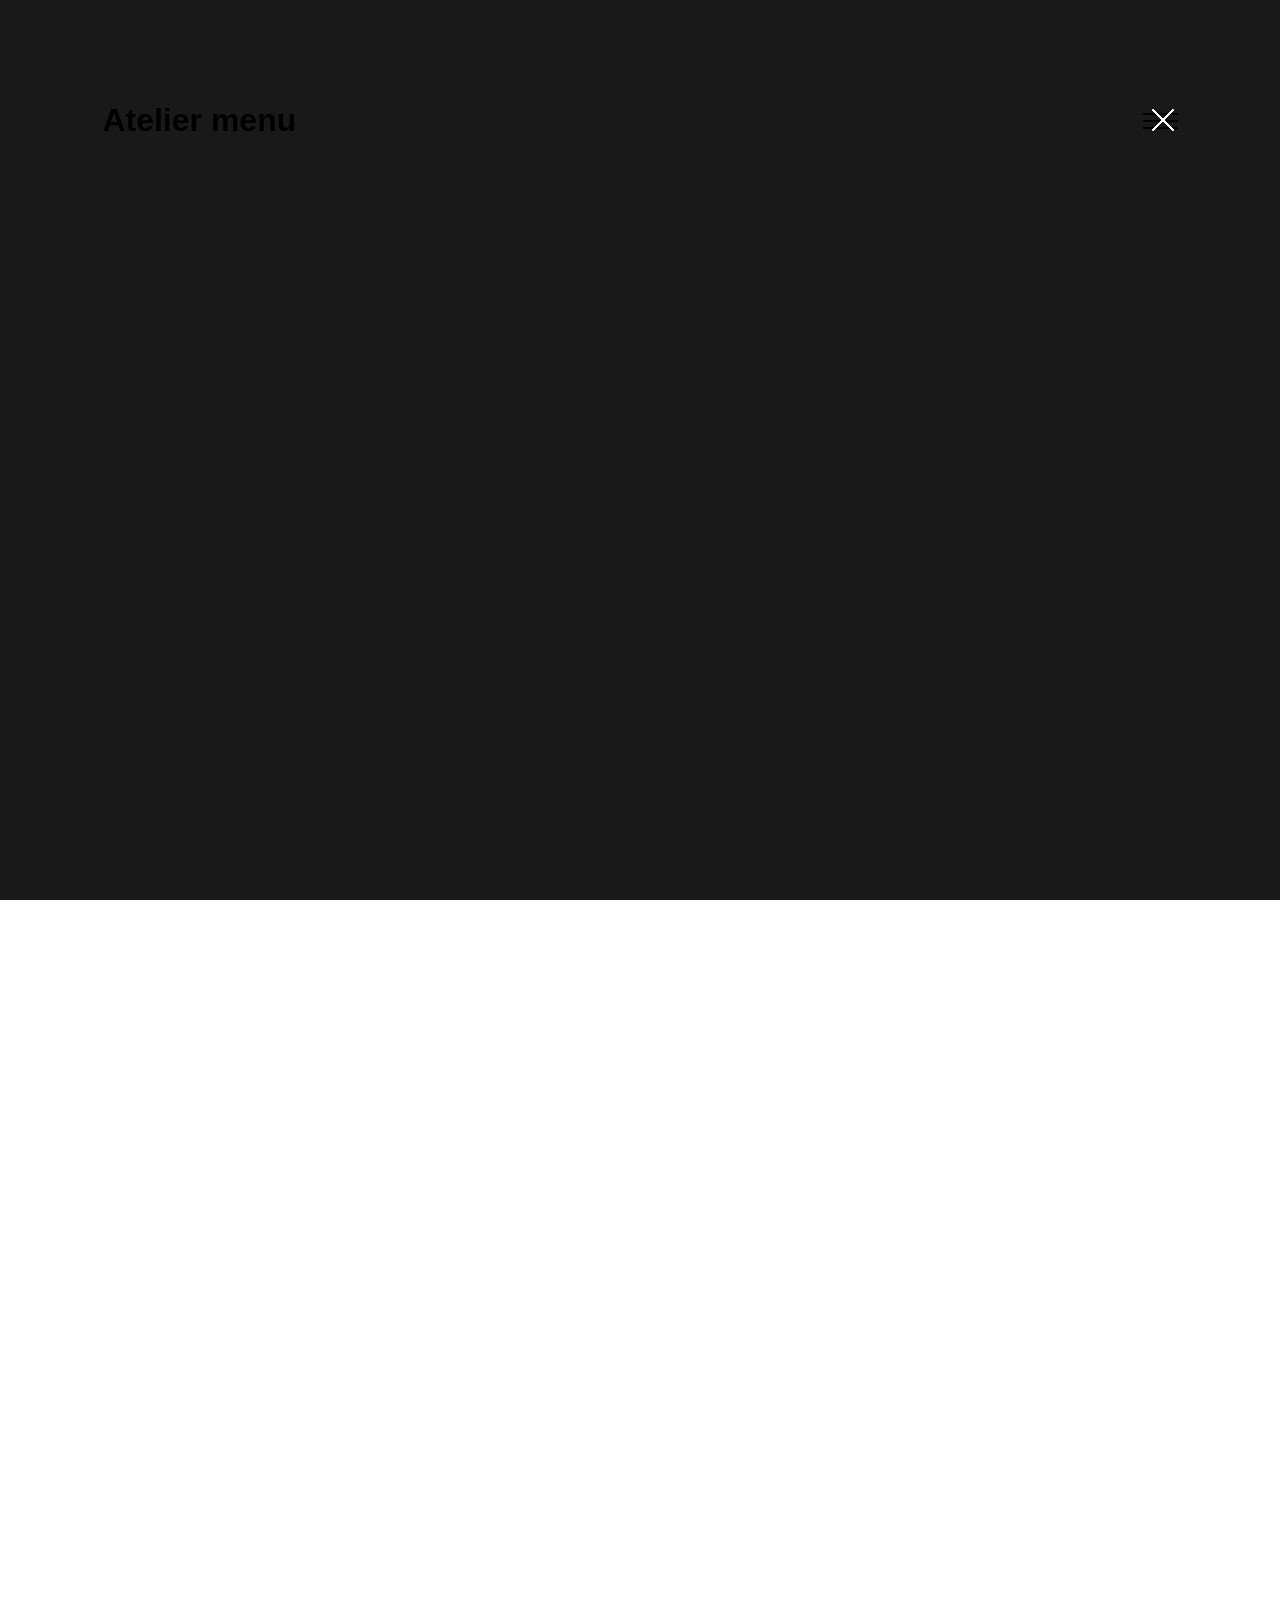
<file: atelier-menu/index.html>
<!DOCTYPE html>
<html lang="fr_CA">
<head>
    <!-- meta -->
	<meta charset="UTF-8">
	<meta name="viewport" content="width=device-width, initial-scale=1">

	<title>Atelier menu</title>
	<meta name="description" content="Atelier menu du cours 582-31F-MA Programmation d'interface Web 2">

	<!-- styles -->
	<link rel="stylesheet" type="text/css" href="./assets/styles/styles.css">

    <!-- scripts -->

</head>

<body>
	<header>
        <h1>Atelier menu</h1>
        <div class="burger" data-js-burger>
            <span class="burger__bar"></span>
            <span class="burger__bar"></span>
            <span class="burger__bar"></span>
        </div>

        <div class="menu menu--ferme" data-js-menu>
            <button class="menu__ferme" data-js-ferme-menu></button>
            <nav>
                <ul class="menu__liste" data-js-menu-list>
                    <!--<li class="menu__item"><a href="" target="_blank" rel="noreferrer" class="menu__lien">Lien</a></li>-->
                </ul>
            </nav>
		</div>
	</header>

	<main></main>
</body>
</html>
</file>
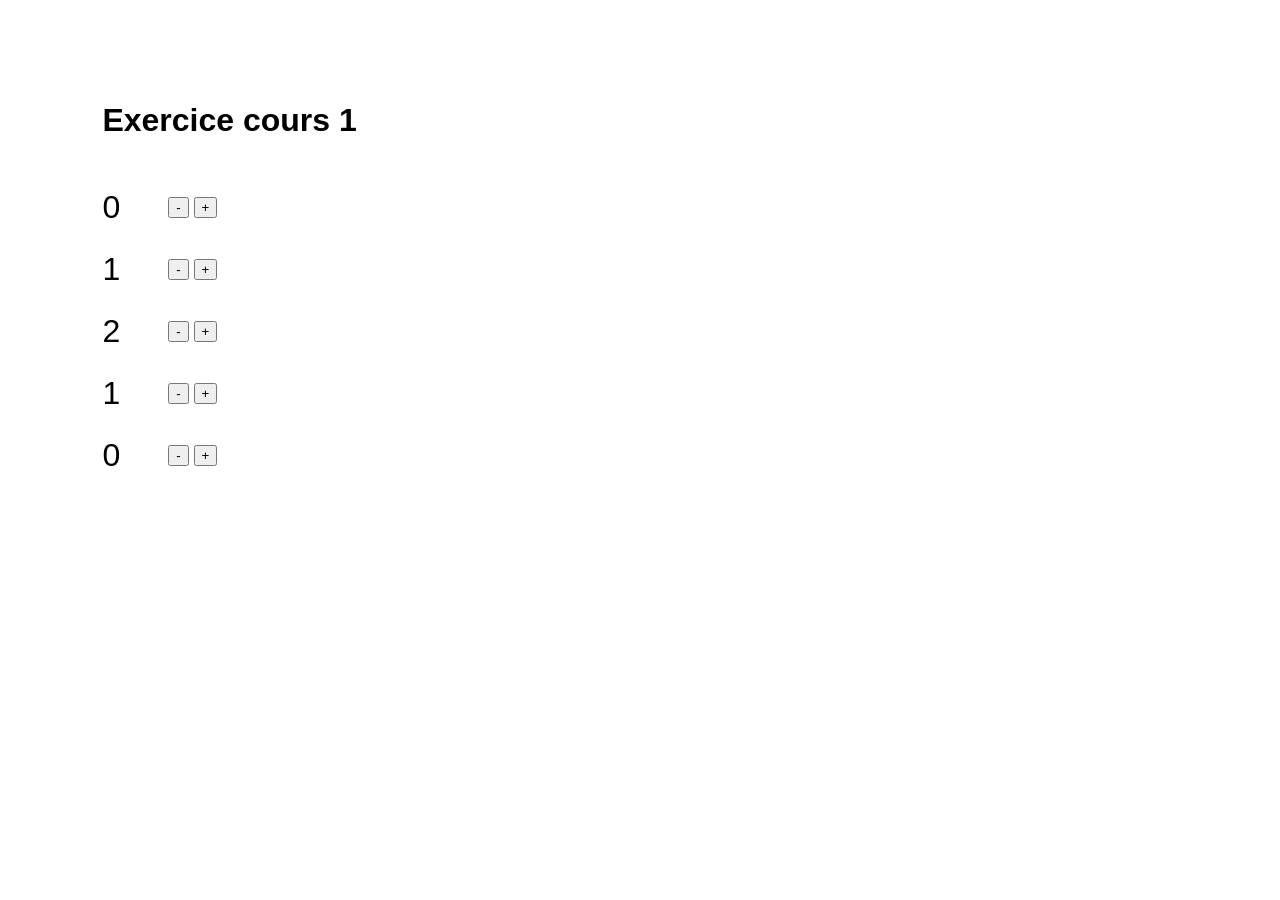
<file: cours-1-exercice-solutionnaire/index.html>
<!DOCTYPE html>
<html lang="fr_CA">
<head>
    <!-- meta -->
	<meta charset="UTF-8">
	<meta name="viewport" content="width=device-width, initial-scale=1">

	<title>Cours 1 | Exercice</title>
	<meta name="description" content="Exercice cours 1 du cours 582-31F-MA Programmation d'interface Web 2 : Rappel API DOM">

	<!-- styles -->
	<link rel="stylesheet" type="text/css" href="./assets/styles/styles.css">

	<!-- scripts -->
	<script src="./assets/scripts/Compteur.js"></script>
	<script src="./assets/scripts/main.js"></script>
</head>
<body>
	<header>
		<h1>Exercice cours 1</h1>
	</header>
	
	<main>
		<div class="compteur" data-js-compteur>
			<span class="nombre" data-js-nombre>0</span>
			<div data-js-operations>
				<button data-js-action="moins">-</button>
				<button data-js-action="plus">+</button>
			</div>
        </div>

        <div class="compteur" data-js-compteur>
            <span class="nombre" data-js-nombre>1</span>
			<div data-js-operations>
				<button data-js-action="moins">-</button>
				<button data-js-action="plus">+</button>
			</div>
        </div>

        <div class="compteur" data-js-compteur>
            <span class="nombre" data-js-nombre>2</span>
			<div data-js-operations>
				<button data-js-action="moins">-</button>
				<button data-js-action="plus">+</button>
			</div>
        </div>

        <div class="compteur" data-js-compteur>
            <span class="nombre" data-js-nombre>1</span>
			<div data-js-operations>
				<button data-js-action="moins">-</button>
				<button data-js-action="plus">+</button>
			</div>
        </div>

        <div class="compteur" data-js-compteur>
            <span class="nombre" data-js-nombre>0</span>
			<div data-js-operations>
				<button data-js-action="moins">-</button>
				<button data-js-action="plus">+</button>
			</div>
        </div>
	</main>
</body>
</html>
</file>
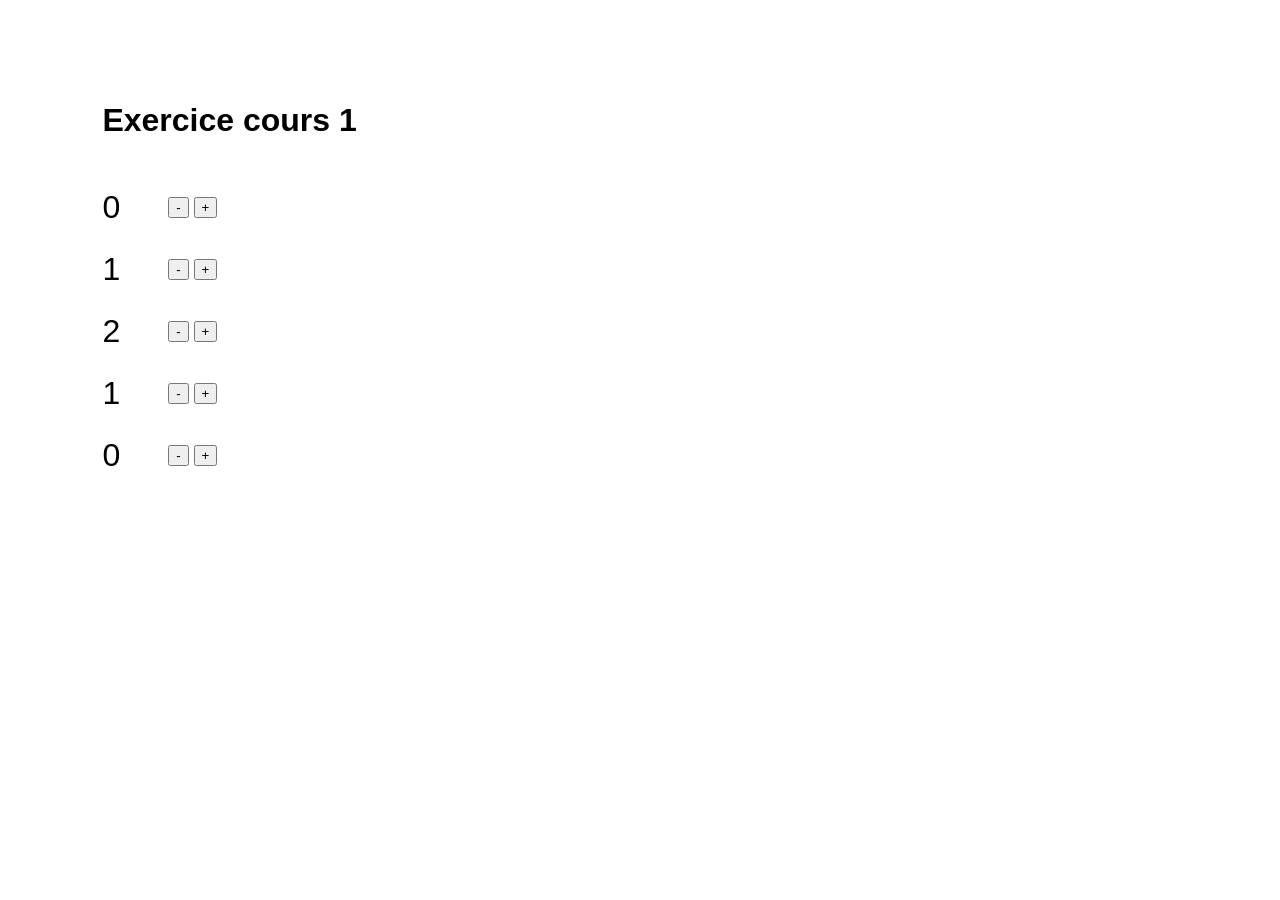
<file: cours-1-exercice/index.html>
<!DOCTYPE html>
<html lang="fr_CA">
<head>
    <!-- meta -->
	<meta charset="UTF-8">
	<meta name="viewport" content="width=device-width, initial-scale=1">

	<title>Cours 1 | Exercice</title>
	<meta name="description" content="Exercice cours 1 du cours 582-31F-MA Programmation d'interface Web 2 : Rappel API DOM">

	<!-- styles -->
	<link rel="stylesheet" type="text/css" href="./assets/styles/styles.css">

	<!-- scripts -->


</head>
<body>
	<header>
		<h1>Exercice cours 1</h1>
	</header>
	
	<main>
		<div class="compteur" data-js-compteur>
			<span class="nombre" data-js-nombre>0</span>
			<div data-js-operations>
				<button data-js-action="moins">-</button>
				<button data-js-action="plus">+</button>
			</div>
        </div>

        <div class="compteur" data-js-compteur>
            <span class="nombre" data-js-nombre>1</span>
			<div data-js-operations>
				<button data-js-action="moins">-</button>
				<button data-js-action="plus">+</button>
			</div>
        </div>

        <div class="compteur" data-js-compteur>
            <span class="nombre" data-js-nombre>2</span>
			<div data-js-operations>
				<button data-js-action="moins">-</button>
				<button data-js-action="plus">+</button>
			</div>
        </div>

        <div class="compteur" data-js-compteur>
            <span class="nombre" data-js-nombre>1</span>
			<div data-js-operations>
				<button data-js-action="moins">-</button>
				<button data-js-action="plus">+</button>
			</div>
        </div>

        <div class="compteur" data-js-compteur>
            <span class="nombre" data-js-nombre>0</span>
			<div data-js-operations>
				<button data-js-action="moins">-</button>
				<button data-js-action="plus">+</button>
			</div>
        </div>
	</main>
</body>
</html>
</file>
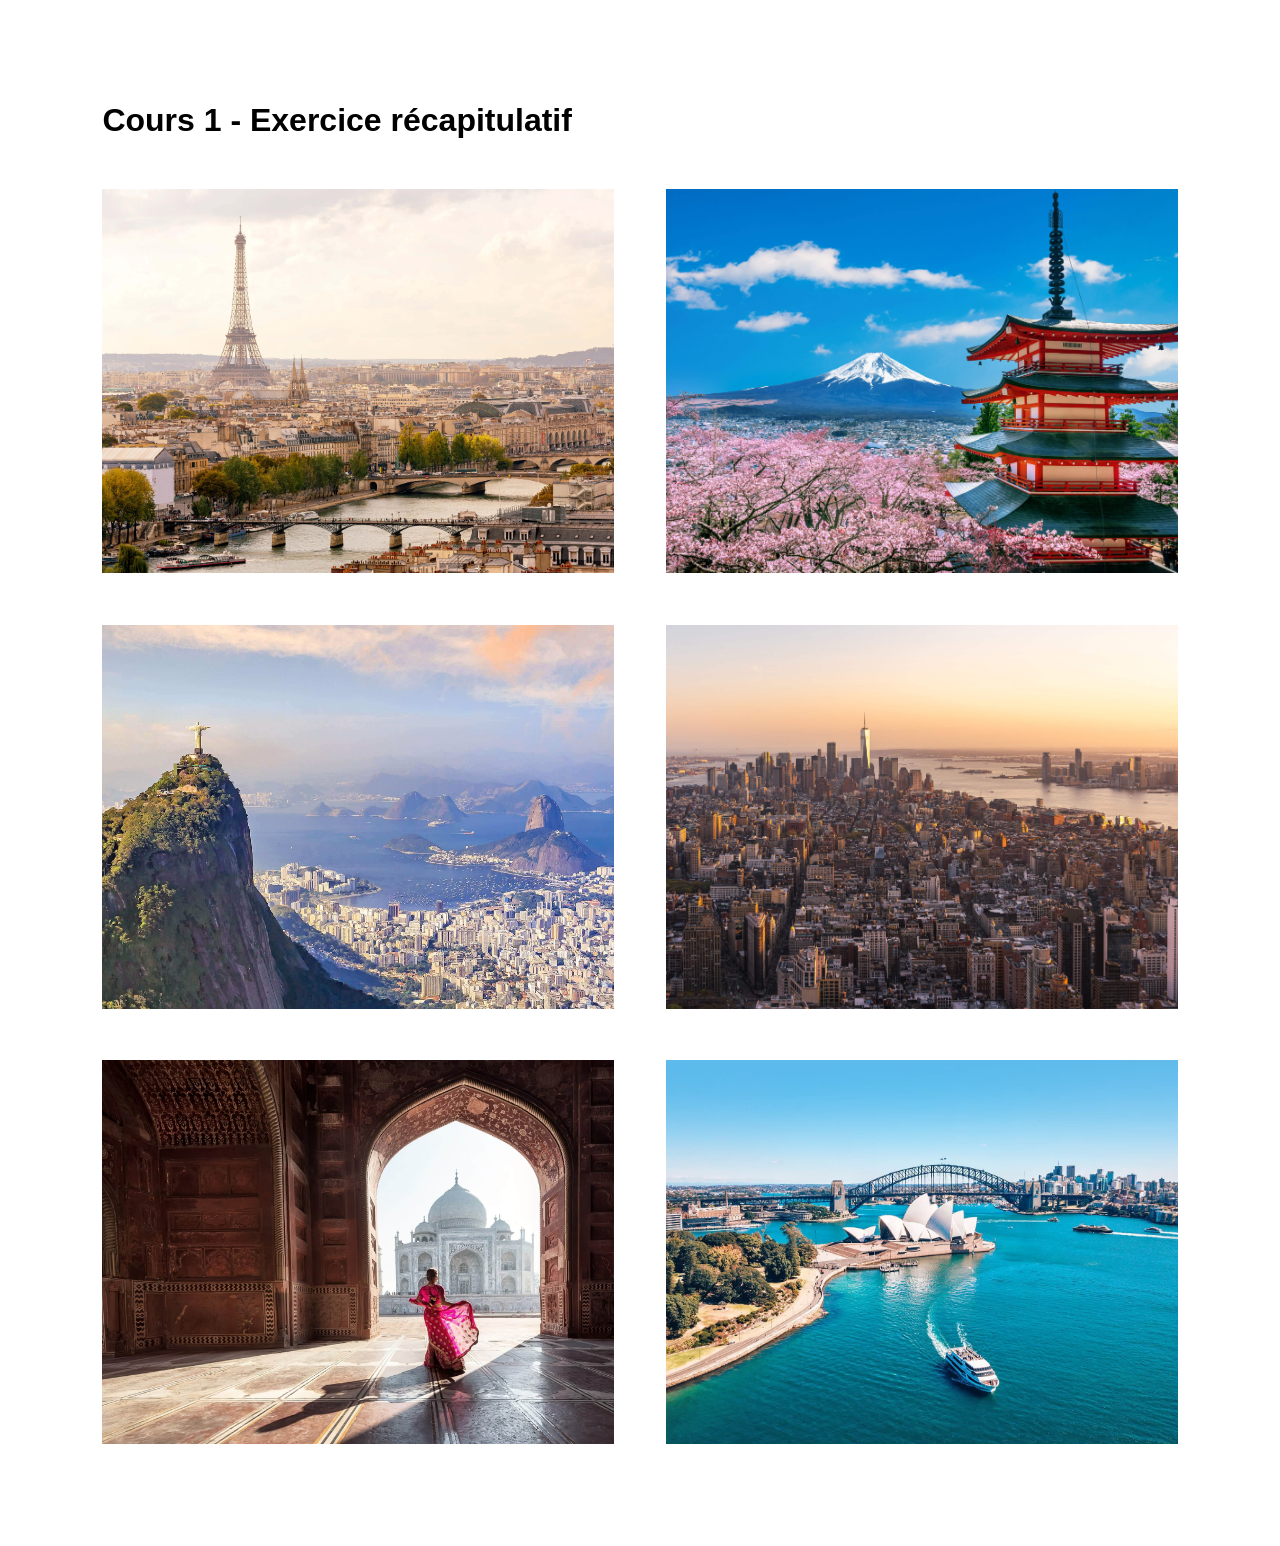
<file: cours-1-solutionnaire/index.html>
<!DOCTYPE html>
<html lang="fr_CA">
<head>
    <!-- meta -->
	<meta charset="UTF-8">
	<meta name="viewport" content="width=device-width, initial-scale=1">

	<title>Cours 1</title>
	<meta name="description" content="Exercice récapitulatif cours 1 du cours 582-31F-MA Programmation d'interface Web 2 : Rappel API DOM">

	<!-- styles -->
	<link rel="stylesheet" type="text/css" href="./assets/styles/styles.css">

	<!-- scripts -->
    <script src="./assets/scripts/oEtats.js"></script>
    <script src="./assets/scripts/Etat.js"></script>
    <script src="./assets/scripts/Etats.js"></script>
    <script src="./assets/scripts/main.js"></script>
</head>
<body>
	<header>
		<h1>Cours 1 - Exercice récapitulatif</h1>
	</header>
	
	<main>
        <div class="grille grille--2" data-js-etats></div>
	</main>
</body>
</html>
</file>
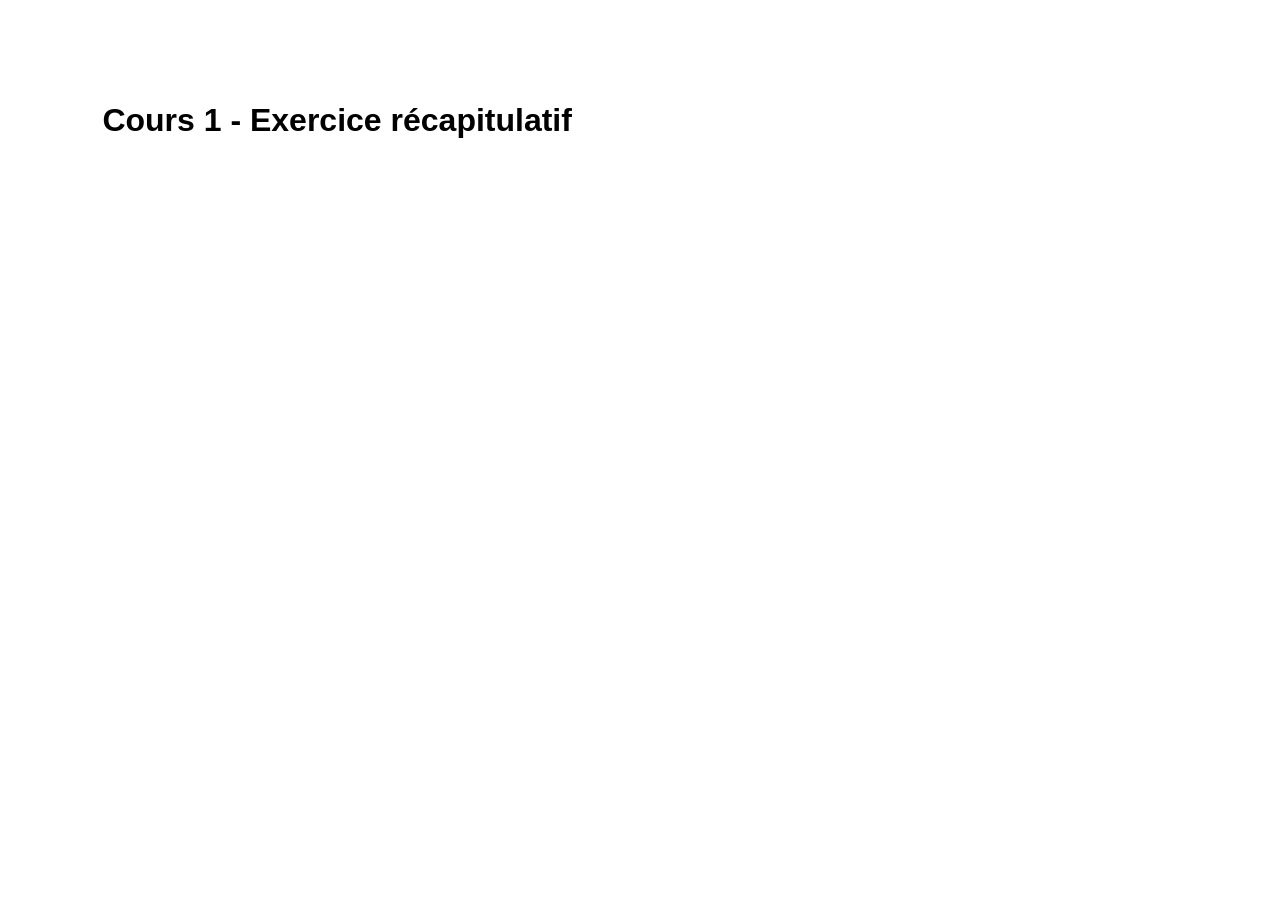
<file: cours-1/index.html>
<!DOCTYPE html>
<html lang="fr_CA">
<head>
    <!-- meta -->
	<meta charset="UTF-8">
	<meta name="viewport" content="width=device-width, initial-scale=1">

	<title>Cours 1</title>
	<meta name="description" content="Exercice récapitulatif cours 1 du cours 582-31F-MA Programmation d'interface Web 2 : Rappel API DOM">

	<!-- styles -->
	<link rel="stylesheet" type="text/css" href="./assets/styles/styles.css">

	<!-- scripts -->




</head>
<body>
	<header>
		<h1>Cours 1 - Exercice récapitulatif</h1>
	</header>
	
	<main>
        <div class="grille grille--2" data-js-etats></div>
	</main>
</body>
</html>
</file>
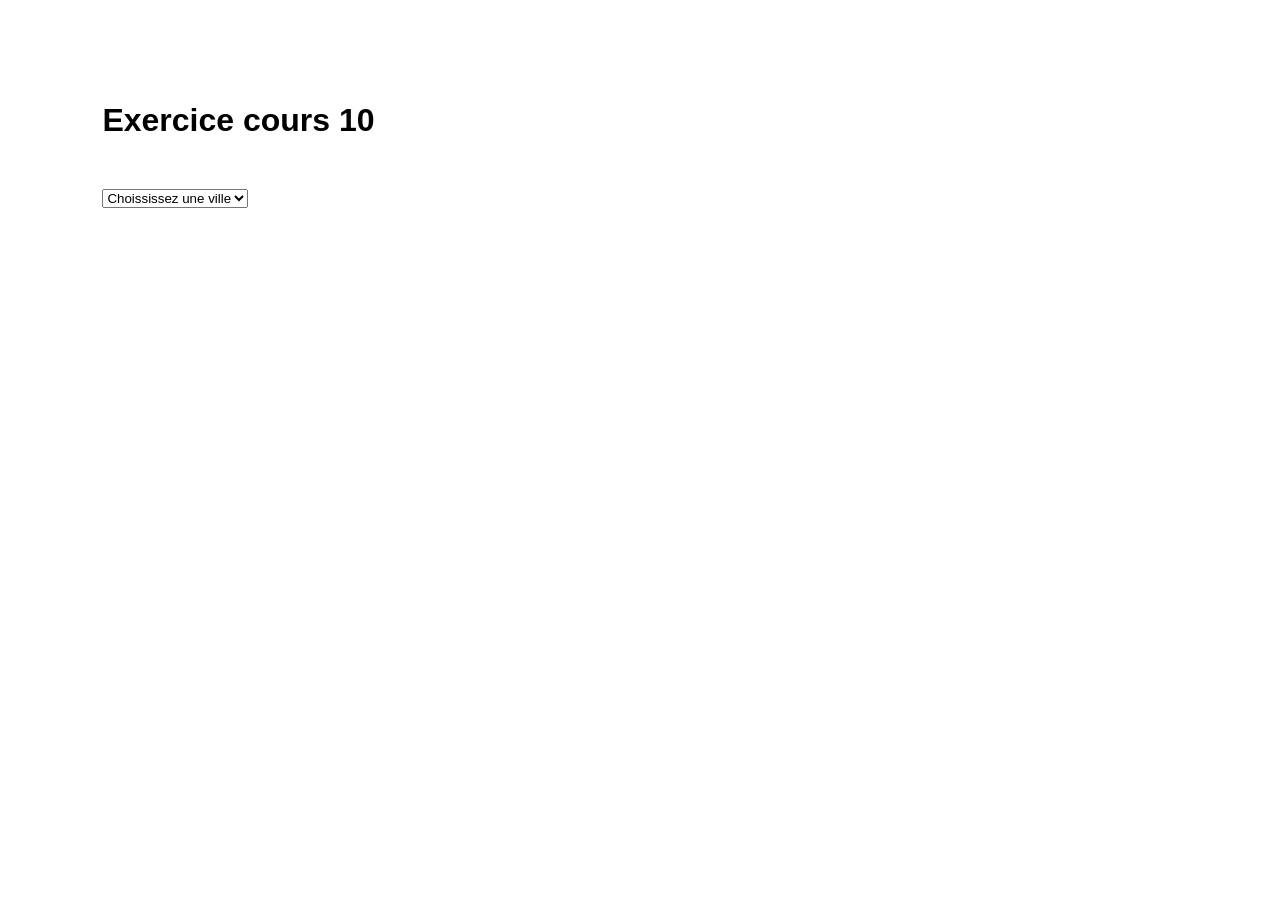
<file: cours-10-exercice-solutionnaire/index.html>
<!DOCTYPE html>
<html lang="fr_CA">
<head>
    <!-- meta -->
	<meta charset="UTF-8">
	<meta name="viewport" content="width=device-width, initial-scale=1">

	<title>Cours 10 | Exercice</title>
	<meta name="description" content="Exercice cours 10 du cours 582-31F-MA Programmation d'interface Web 2 : API XMLHttpRequest">

	<!-- styles -->
    <link rel="stylesheet" type="text/css" href="./assets/styles/styles.css">
    
	<!-- scripts -->
    <script type="module" src="./assets/scripts/main.js" defer></script>
</head>

<body>
	<header>
		<h1>Exercice cours 10</h1>
	</header>

	<main>

		<div data-js-component="Bingo">
			<select data-js-select-villes>
				<option value="0">Choississez une ville</option>
			</select>

			<ul data-js-bingos></ul>
		</div>
	</main>
</body>
</html>
</file>
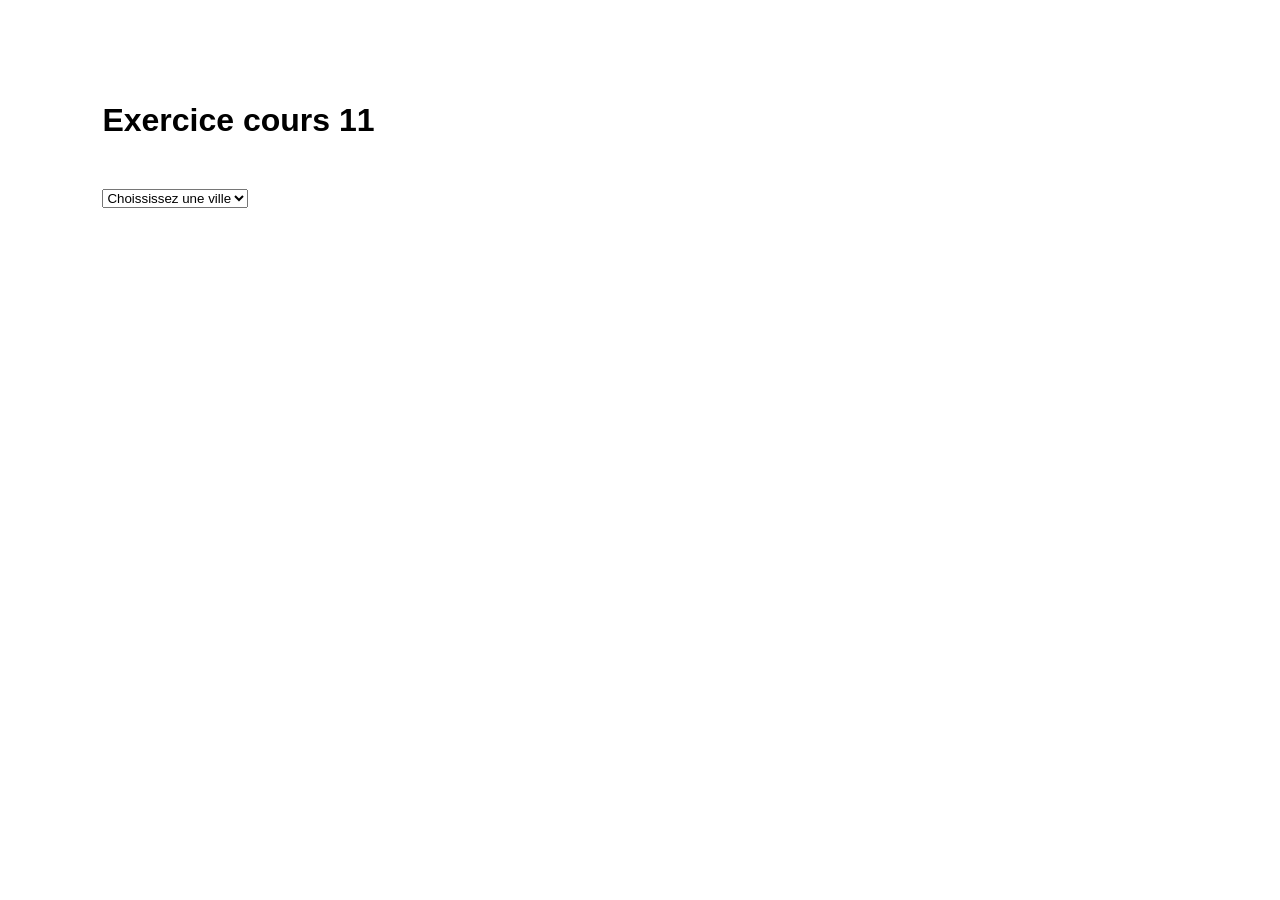
<file: cours-11-exercice-solutionnaire/index.html>
<!DOCTYPE html>
<html lang="fr_CA">
<head>
    <!-- meta -->
	<meta charset="UTF-8">
	<meta name="viewport" content="width=device-width, initial-scale=1">

	<title>Cours 11 | Exercice</title>
	<meta name="description" content="Exercice cours 11 du cours 582-31F-MA Programmation d'interface Web 2 : API XMLHttpRequest">

	<!-- styles -->
    <link rel="stylesheet" type="text/css" href="./assets/styles/styles.css">
    
	<!-- scripts -->
    <script type="module" src="./assets/scripts/main.js" defer></script>
</head>

<body>
	<header>
		<h1>Exercice cours 11</h1>
	</header>

	<main>

		<div data-js-component="Bingo">
			<select data-js-select-villes>
				<option value="0">Choississez une ville</option>
			</select>

			<ul data-js-bingos></ul>
		</div>
	</main>
</body>
</html>
</file>
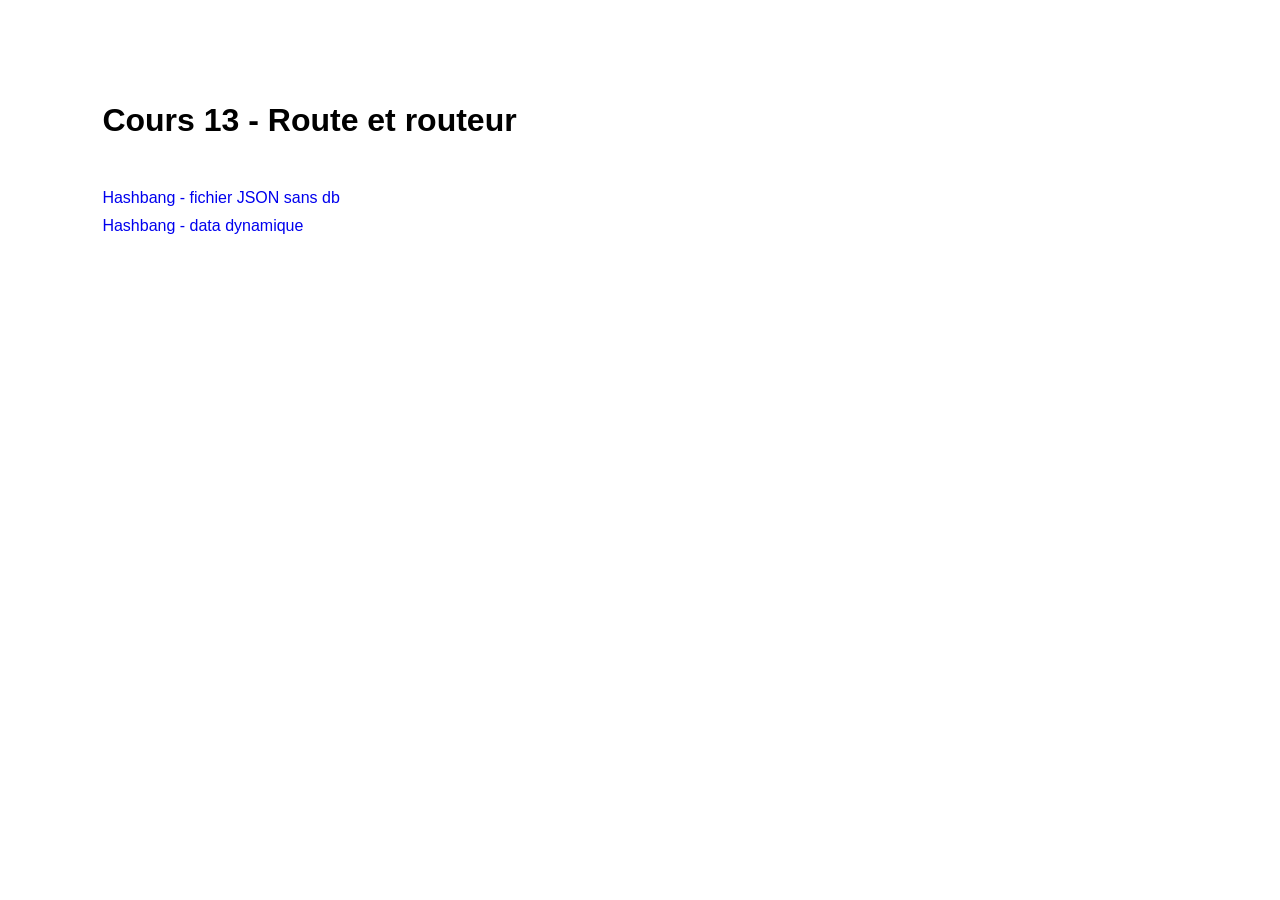
<file: cours-13/index.html>
<html lang="fr_CA">
<head>
    <!-- meta -->
	<meta charset="UTF-8">
	<meta name="viewport" content="width=device-width, initial-scale=1">

	<title>Cours 13 | Route et routeur</title>
	<meta name="description" content="Cours 13 du cours 582-31F-MA Programmation d'interface Web 2 : Route et routeur">

	<!-- styles -->
	<link rel="stylesheet" type="text/css" href="./styles/styles.css">
</head>

<body>
	<header>
		<h1>Cours 13 - Route et routeur</h1>
	</header>
	
    <main>
        <nav>
			<ul>
				<li><a href="./1-hasbang-static-json/index.html">Hashbang - fichier JSON sans db</a></li>
				<li><a href="./2-hasbang-dynamic-data-async/index.php">Hashbang - data dynamique</a></li>
			</ul>
		</nav>
	</main>
</body>
</html>
</file>
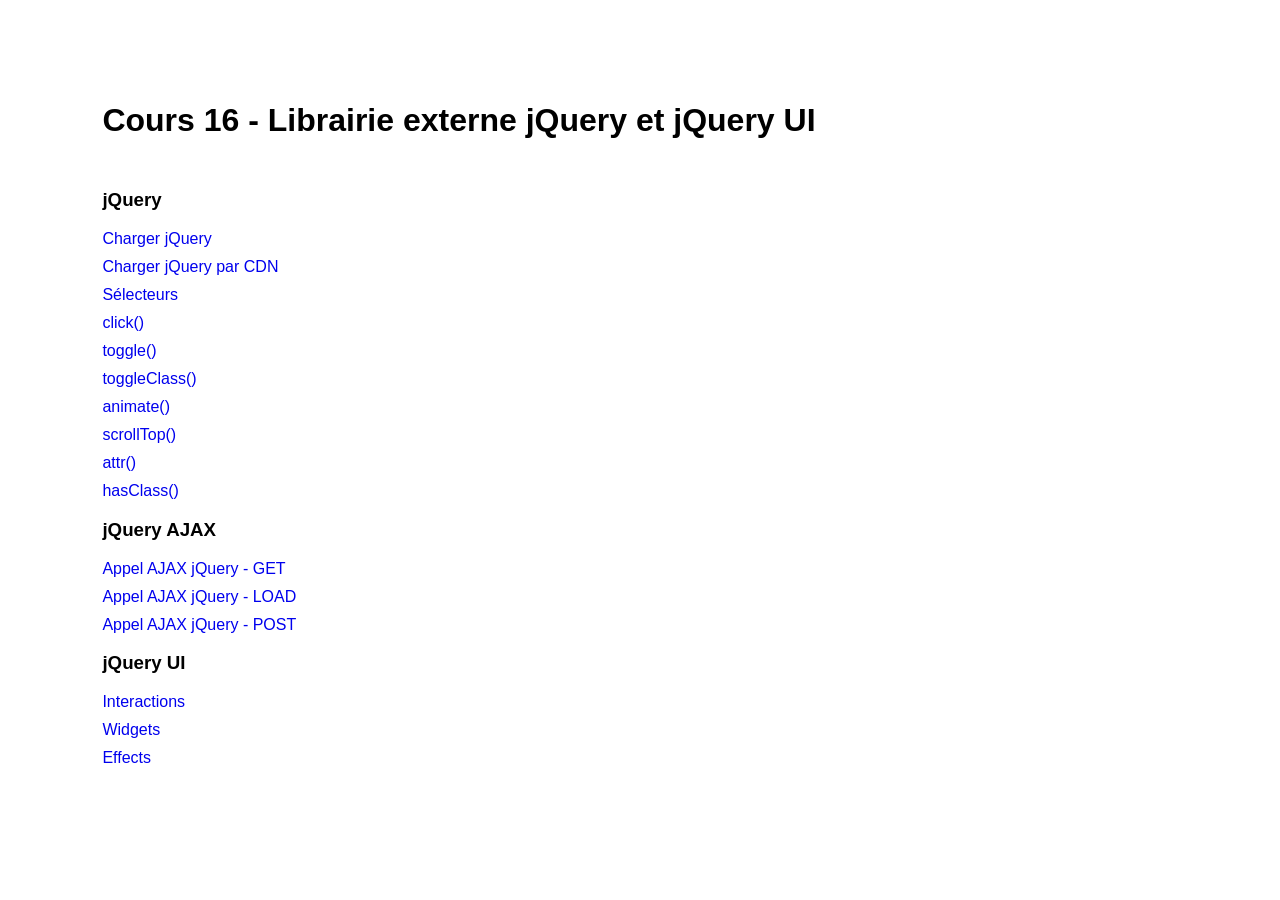
<file: cours-16/index.html>
<html lang="fr_CA">
<head>
    <!-- meta -->
	<meta charset="UTF-8">
	<meta name="viewport" content="width=device-width, initial-scale=1">

	<title>Cours 16 | jQuery et jQuery UI</title>
	<meta name="description" content="Cours 16 du cours 582-31F-MA Programmation d'interface Web 2 : Librairie externe jQuery et jQuery UI">

	<!-- styles -->
	<link rel="stylesheet" type="text/css" href="./styles/styles.css">
</head>

<body>
	<header>
		<h1>Cours 16 - Librairie externe jQuery et jQuery UI</h1>
	</header>
	
    <main>
        <nav>
			<h3>jQuery</h3>
            <ul>
				<li><a href="./1-charger-jquery/index.html">Charger jQuery</a></li>
				<li><a href="./2-charger-jquery-cdn/index.html">Charger jQuery par CDN</a></li>
				<li><a href="./3-selectors/index.html">Sélecteurs</a></li>
				<li><a href="./4-click/index.html">click()</a></li>
				<li><a href="./5-toggle/index.html">toggle()</a></li>
				<li><a href="./6-toggleclass/index.html">toggleClass()</a></li>
				<li><a href="./7-animate/index.html">animate()</a></li>
				<li><a href="./8-scrolltop/index.html">scrollTop()</a></li>
				<li><a href="./9-attr/index.html">attr()</a></li>
				<li><a href="./10-hasclass/index.html">hasClass()</a></li>
            </ul>
			<h3>jQuery AJAX</h3>
            <ul>
				<li><a href="./11-ajax-get-db/index.php">Appel AJAX jQuery - GET</a></li>
				<li><a href="./12-ajax-load/index.php">Appel AJAX jQuery - LOAD</a></li>
				<li><a href="./13-ajax-post/index.php">Appel AJAX jQuery - POST</a></li>
			</ul>
			<h3>jQuery UI</h3>
            <ul>
				<li><a href="./14-jquery-ui-interactions/index.html">Interactions</a></li>
				<li><a href="./15-jquery-ui-widgets/index.html">Widgets</a></li>
				<li><a href="./16-jquery-ui-effects/index.html">Effects</a></li>
			</ul>
        </nav>
    </main>
</body>
</html>
</file>
<file: atelier-menu/assets/styles/styles.css>
/* GENERIC */

* {
    box-sizing: border-box;
    font-family: sans-serif;
}


/* ELEMENTS */

body {
    height: 200vh;
    margin: 0;
    padding: 8vw;
}

header {
    align-items: center;
    display: flex;
    justify-content: space-between;
}

main {
    margin-top: 50px;
}

h1 {
    margin: 0;
}

ul,
li {
    margin: 0;
    padding: 0;
}

button {
    background-color: transparent;
    border: none;
    outline: none;
}


/* OBJECTS */

/* Gestion scroll */
.overflow-y-hidden {
    overflow-y: hidden;
}


/* COMPOSANTS */

/* BURGER */

.burger {
    cursor: pointer;
    padding: 10px 0 10px 10px;
}

.burger__bar {
    background-color: black;
    display: block;
    height: 2px;
    transition: transform .3s ease;
    width: 35px;
}

.burger__bar + .burger__bar {
    margin-top: 5px;
}

.burger:hover .burger__bar:first-of-type{
    transform: translateY(-5px);
}

.burger:hover .burger__bar:last-of-type{
    transform: translateY(5px);
}


/* MENU */

.menu {
    /* À compléter */
    background-color: rgba(0,0,0,.9);
    height: 100%;
    left: 0;
    margin: 0;
    overflow-y: scroll;
    padding: 16vw 8vw 8vw;
    position: fixed;
    top: 0;
    width: 100%;
}

/* Classes décorateurs : --ferme et --ouvert */
.menu--ferme {
    /* À définir */
}

.menu--ouvert {
    /* À définir */
}

.menu__liste {
    display: flex;
    flex-direction: column;
}

.menu__item + .menu__item {
    margin-top: clamp(35px, 5vw, 75px);
}

.menu__lien {
    color: white;
    font-size: clamp(35px, 5vw, 75px);
    position: relative;
    text-decoration: none;
    width: fit-content;
}

.menu__lien::after {
    content: '';
    background-color: white;
    bottom: -8px;
    height: clamp(3px, .45vw, 7px);
    right: -20%;
    position: absolute;
    transition: width .3s ease;
    width: 0;
}

.menu__lien:hover:after {
    left: 0;
    width: 120%;
}

.menu__ferme {
    cursor: pointer;
    right: 7vw;
    padding: clamp(22px, 2.25vw, 35px);
    position: absolute;
    top: calc(7vw + 3px);
}

.menu__ferme::before {
    content: "";
    background: linear-gradient(transparent, transparent 14px, white 14px, white, 16px, transparent 16px), 
                linear-gradient(to right, transparent, transparent 14px, white 14px, white, 16px, transparent 16px);
    height: 30px;
    right: 1vw;
    position: absolute;
    top: 1vw;
    transform: rotate(45deg);
    transition: transform .3s ease;
    width: 30px;
}

.menu__ferme:hover::before {
    transform: rotate(0);
}
</file>
<file: cours-1-exercice-solutionnaire/assets/styles/styles.css>
* {
    box-sizing: border-box;
    font-family: sans-serif;
}

body {
    margin: 0;
    padding: 8vw;
}

main {
    margin-top: 50px;
}

div + div {
    margin-top: 25px;
}

h1 {
    margin: 0;
}

span {
    font-size: 2em;
}

.compteur {
    align-items: center;
    display: flex;
    justify-content: space-between;
    width: 115px;
}

.compteur > div {
    display: flex;
}

.compteur button + button {
    margin-left: 5px;
}

.nombre {
    transition: opacity .2s ease,
                transform .2s ease;
}

.nombre--transition-haut {
    opacity: 0;
    transform: translateY(-20px);
}

.nombre--transition-bas {
    opacity: 0;
    transform: translateY(20px);
}
</file>
<file: cours-1-exercice/assets/styles/styles.css>
* {
    box-sizing: border-box;
    font-family: sans-serif;
}

body {
    margin: 0;
    padding: 8vw;
}

main {
    margin-top: 50px;
}

div + div {
    margin-top: 25px;
}

h1 {
    margin: 0;
}

span {
    font-size: 2em;
}

.compteur {
    align-items: center;
    display: flex;
    justify-content: space-between;
    width: 115px;
}

.compteur > div {
    display: flex;
}

.compteur button + button {
    margin-left: 5px;
}

/* Styles des états de l'élément "nombre" à définir */
</file>
<file: cours-1-solutionnaire/assets/styles/styles.css>
/* VARIABLES */

:root {
    --delais: 0s;
}


/* GENERIC */

* {
    box-sizing: border-box;
    font-family: sans-serif;
}


/* ELEMENTS */

body {
    margin: 0;
    padding: 8vw;
}

main {
    margin-top: 50px;
}

h1 {
    margin: 0;
}

h2,
p,
small,
sup {
    letter-spacing: .05em;
    margin: 0;
}

img {
    width: 100%;
}


/* COMPONENTS */

.grille {
    display: grid;
}

.grille--2 {
    gap: 4vw;
    grid-template-columns: repeat(2, 1fr);
}

.etat {
    cursor: pointer;
    display: flex;
    overflow: hidden;
    position: relative;
}

.etat::after {
    content: '';
    display: block;
    padding-bottom: 75%;
}

.etat__img {
    min-height: 100%;
    object-fit: cover;
    transform: scale(1);
    transition: transform .3s ease;
}

.etat:hover .etat__img {
    transform: scale(1.05);
}

.etat__detail {
    background: linear-gradient(to bottom, transparent, transparent 10%, rgba(0, 0, 0, 0) 10%, rgba(0, 0, 0, .6));
    color: white;
    display: flex;
    flex-direction: column;
    height: 100%;
    justify-content: flex-end;
    left: 0;
    padding: 2vw;
    pointer-events: none;
    position: absolute;
    transition: opacity .3s ease,
                transform .3s ease;
    top: 0;
    width: 100%;
}

.etat__detail--cache {
    opacity: 0;
    transform: translateY(25px);
}

.etat__detail--cache p {
    opacity: 0;
    transform: translateY(25px);
}

.etat__detail p {
    transition: opacity .3s ease,
                transform .3s ease;
    transition-delay: calc(var(--delais) * .04s);   /* Ref : https://css-tricks.com/different-approaches-for-creating-a-staggered-animation/ */
}

.etat__detail h2 + p {
    margin-top: 10px;
}

.etat__detail p + p {
    margin-top: 5px;
}

.etat__detail small {
    text-transform: capitalize;
}
</file>
<file: cours-1/assets/styles/styles.css>
/* VARIABLES */

:root {
    --delais: 0s;
}


/* GENERIC */

* {
    box-sizing: border-box;
    font-family: sans-serif;
}


/* ELEMENTS */

body {
    margin: 0;
    padding: 8vw;
}

main {
    margin-top: 50px;
}

h1 {
    margin: 0;
}

h2,
p,
small,
sup {
    letter-spacing: .05em;
    margin: 0;
}

img {
    width: 100%;
}


/* COMPONENTS */

.grille {
    display: grid;
}

.grille--2 {
    gap: 4vw;
    grid-template-columns: repeat(2, 1fr);
}

.etat {
    cursor: pointer;
    display: flex;
    overflow: hidden;
    position: relative;
}

.etat::after {
    content: '';
    display: block;
    padding-bottom: 75%;
}

.etat__img {
    min-height: 100%;
    object-fit: cover;
    transform: scale(1);
    transition: transform .3s ease;
}

.etat:hover .etat__img {
    transform: scale(1.05);
}

.etat__detail {
    background: linear-gradient(to bottom, transparent, transparent 10%, rgba(0, 0, 0, 0) 10%, rgba(0, 0, 0, .6));
    color: white;
    display: flex;
    flex-direction: column;
    height: 100%;
    justify-content: flex-end;
    left: 0;
    padding: 2vw;
    pointer-events: none;
    position: absolute;
    transition: opacity .3s ease,
                transform .3s ease;
    top: 0;
    width: 100%;
}

.etat__detail--cache {
    opacity: 0;
    transform: translateY(25px);
}

.etat__detail--cache p {
    opacity: 0;
    transform: translateY(25px);
}

.etat__detail p {
    transition: opacity .3s ease,
                transform .3s ease;
    transition-delay: calc(var(--delais) * .04s);   /* Ref : https://css-tricks.com/different-approaches-for-creating-a-staggered-animation/ */
}

.etat__detail h2 + p {
    margin-top: 10px;
}

.etat__detail p + p {
    margin-top: 5px;
}

.etat__detail small {
    text-transform: capitalize;
}
</file>
<file: cours-10-exercice-solutionnaire/assets/styles/styles.css>
* {
    box-sizing: border-box;
    font-family: sans-serif;
}

body {
    margin: 0;
    padding: 8vw;
}

main,
select + section {
    margin-top: 50px;
}

h1 {
    margin: 0;
}

ul,
ol {
    padding: 0 0 0 14px;
}

li + li {
    margin-top: 15px;
}
</file>
<file: cours-11-exercice-solutionnaire/assets/styles/styles.css>
* {
    box-sizing: border-box;
    font-family: sans-serif;
}

body {
    margin: 0;
    padding: 8vw;
}

main,
select + section {
    margin-top: 50px;
}

h1 {
    margin: 0;
}

ul,
ol {
    padding: 0 0 0 14px;
}

li + li {
    margin-top: 15px;
}
</file>
<file: cours-13/styles/styles.css>
* {
    box-sizing: border-box;
    font-family: sans-serif;
}

body {
    margin: 0;
    padding: 8vw;
}

noscript {
    background-color: #161616;
    border-radius: 5px;
    color: white;
    left: 50%;
    padding: 20px 30px;
    position: fixed;
    transform: translate(-50%, -50%);
    top: 50%;
}

main {
    margin-top: 50px;
}

h1 {
    margin: 0;
}

h1 a,
h1 a:hover {
    color: black;
    text-decoration: none;
}

h3 {
    font-weight: 400;
}

p {
    margin: 0;
}

nav,
select {
    margin-top: 25px;
}

ul,
ol {
    list-style-type: none;
    padding: 0;
}

li + li {
    margin-top: 10px;
}

a {
    text-decoration: none;
}

a:hover {
    text-decoration: underline;
}

a + a {
    margin-left: 15px;
}
</file>
<file: cours-16/styles/styles.css>
* {
    box-sizing: border-box;
    font-family: sans-serif;
}

body {
    margin: 0;
    padding: 8vw;
}

main,
form,
table,
section,
button + div {
    margin-top: 50px;
}

div + div {
    margin-top: 20px;
}

h1 {
    margin: 0;
}

ul,
ol {
    list-style-type: none;
    padding: 0;
}

li + li {
    margin-top: 10px;
}

a {
    text-decoration: none;
}

a:hover {
    text-decoration: underline;
}

button {
    display: block;
}

button + button {
    margin-top: 25px;
}

table {
    border: solid 2px black;
}

td,
th {
    border: solid 1px black;
    padding: 10px 20px;
    text-align: left;
}

.hidden {
    display: none;
}
</file>
